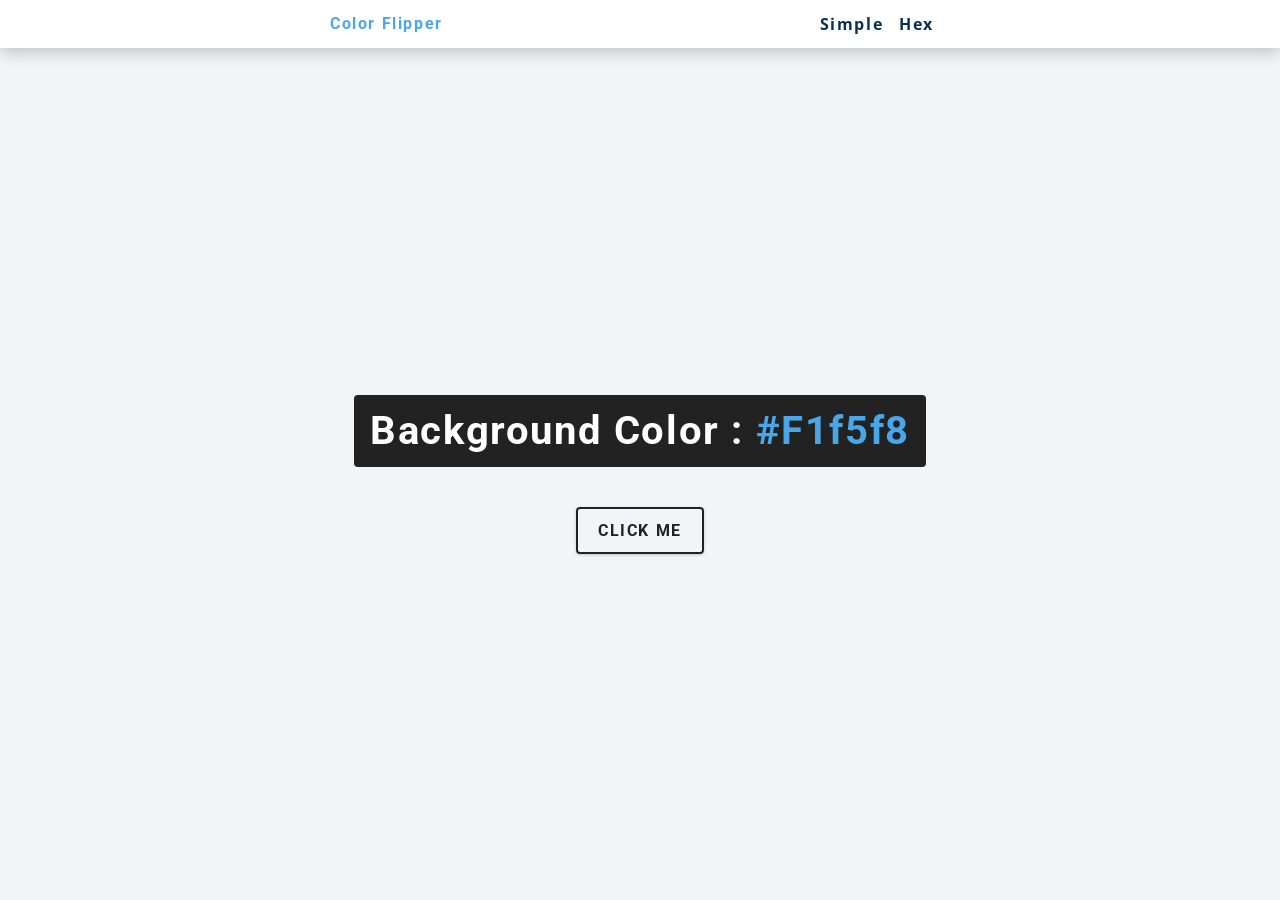
<file: 01-color-flipper/final/index.html>
<!DOCTYPE html>
<html lang="en">
  <head>
    <meta charset="UTF-8" />
    <meta name="viewport" content="width=device-width, initial-scale=1.0" />
    <title>Color Flipper || Simple</title>

    <!-- styles -->
    <link rel="stylesheet" href="styles.css" />
  </head>
  <body>
    <nav>
      <div class="nav-center">
        <h4>color flipper</h4>
        <ul class="nav-links">
          <li><a href="index.html">simple</a></li>
          <li><a href="hex.html">hex</a></li>
        </ul>
      </div>
    </nav>
    <main>
      <div class="container">
        <h2>background color : <span class="color">#f1f5f8</span></h2>
        <button class="btn btn-hero" id="btn">click me</button>
      </div>
    </main>
    <!-- javascript -->
    <script src="app.js"></script>
  </body>
</html>
</file>
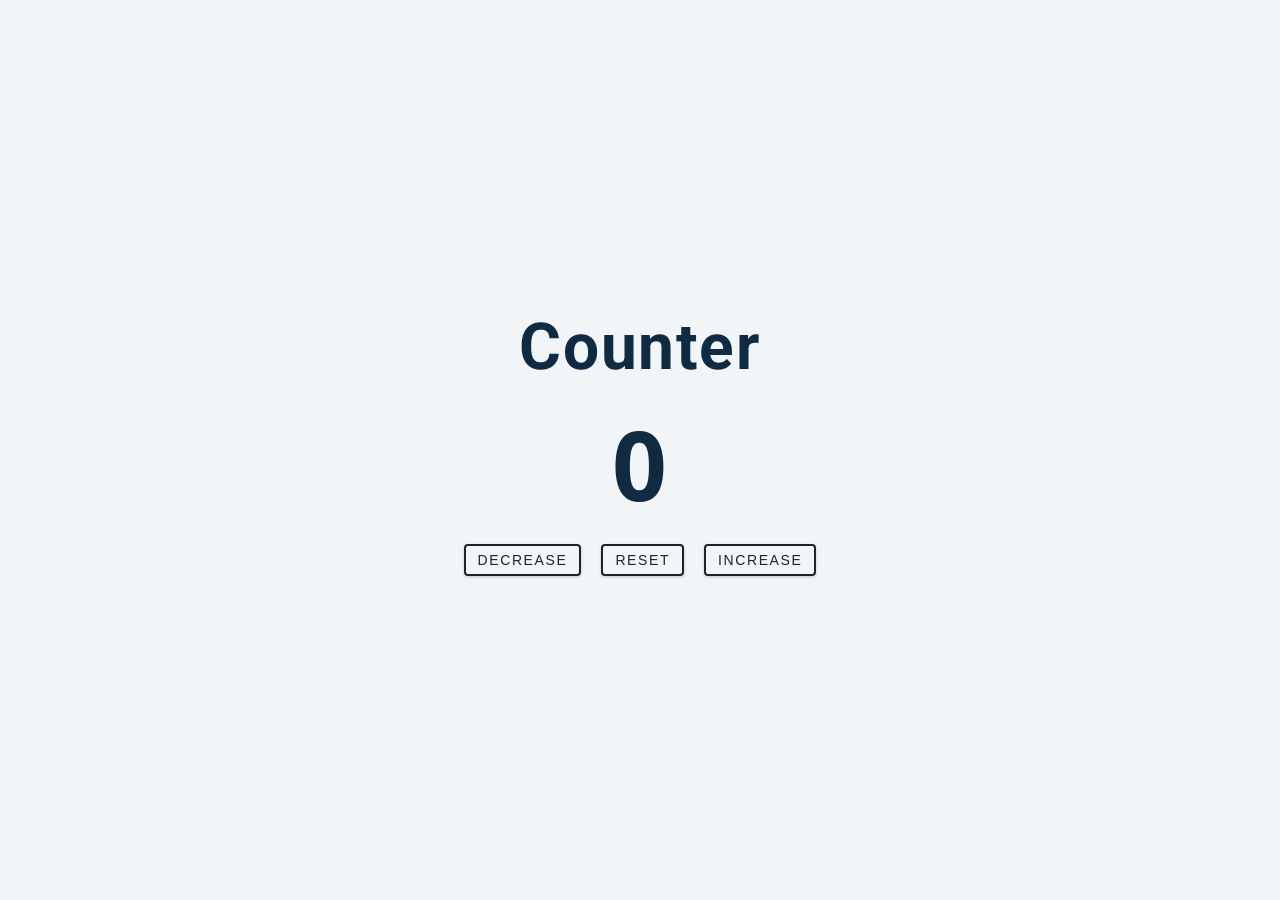
<file: 02-counter/final/index.html>
<!DOCTYPE html>
<html lang="en">
  <head>
    <meta charset="UTF-8" />
    <meta name="viewport" content="width=device-width, initial-scale=1.0" />
    <title>Counter</title>

    <!-- styles -->
    <link rel="stylesheet" href="styles.css" />
  </head>
  <body>
    <main>
      <div class="container">
        <h1>counter</h1>
        <span id="value">0</span>
        <div class="button-container">
          <button class="btn decrease">decrease</button>
          <button class="btn reset">reset</button>
          <button class="btn increase">increase</button>
        </div>
      </div>
    </main>
    <!-- javascript -->
    <script src="app.js"></script>
  </body>
</html>
</file>
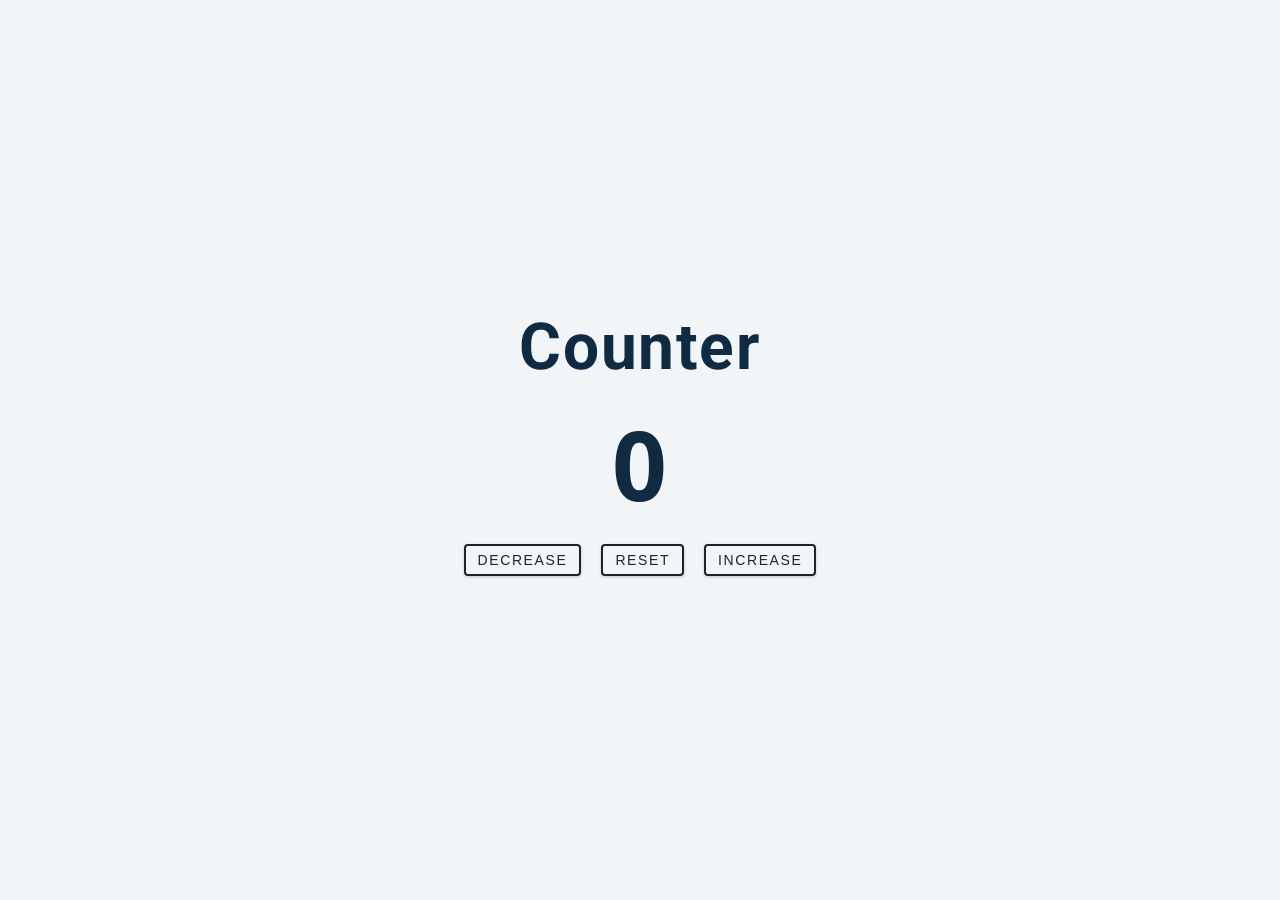
<file: 02-counter/setup/index.html>
<!DOCTYPE html>
<html lang="en">
  <head>
    <meta charset="UTF-8" />
    <meta name="viewport" content="width=device-width, initial-scale=1.0" />
    <title>Counter</title>

    <!-- styles -->
    <link rel="stylesheet" href="styles.css" />
  </head>
  <body>
    <main>
      <div class="container">
        <h1>counter</h1>
        <span id="value">0</span>
        <div class="button-container">
          <button class="btn decrease">decrease</button>
          <button class="btn reset">reset</button>
          <button class="btn increase">increase</button>
        </div>
      </div>
    </main>
    <!-- javascript -->
    <script src="app.js"></script>
  </body>
</html>
</file>
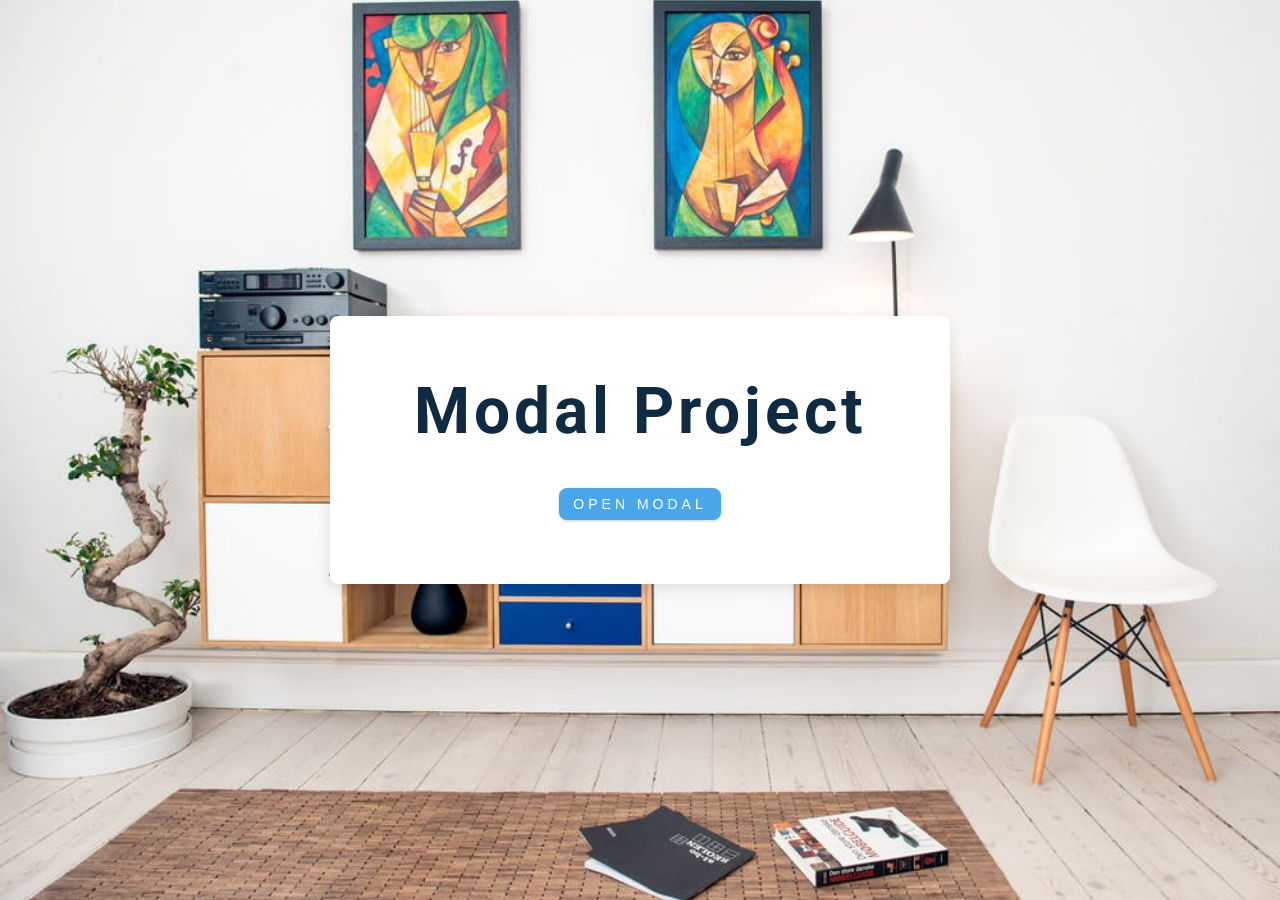
<file: 06-modal/final/index.html>
<!DOCTYPE html>
<html lang="en">
  <head>
    <meta charset="UTF-8" />
    <meta name="viewport" content="width=device-width, initial-scale=1.0" />
    <title>Modal</title>
    <!-- font-awesome -->
    <link
      rel="stylesheet"
      href="https://cdnjs.cloudflare.com/ajax/libs/font-awesome/5.14.0/css/all.min.css"
    />
    <!-- styles -->
    <link rel="stylesheet" href="styles.css" />
  </head>
  <body>
    <!-- hero -->
    <header class="hero">
      <div class="banner">
        <h1>modal project</h1>
        <button class="btn modal-btn">
          open modal
        </button>
      </div>
    </header>
    <!-- modal -->
    <div class="modal-overlay">
      <div class="modal-container">
        <h3>modal content</h3>
        <button class="close-btn"><i class="fas fa-times"></i></button>
      </div>
    </div>
    <!-- javascript -->
    <script src="app.js"></script>
  </body>
</html>
</file>
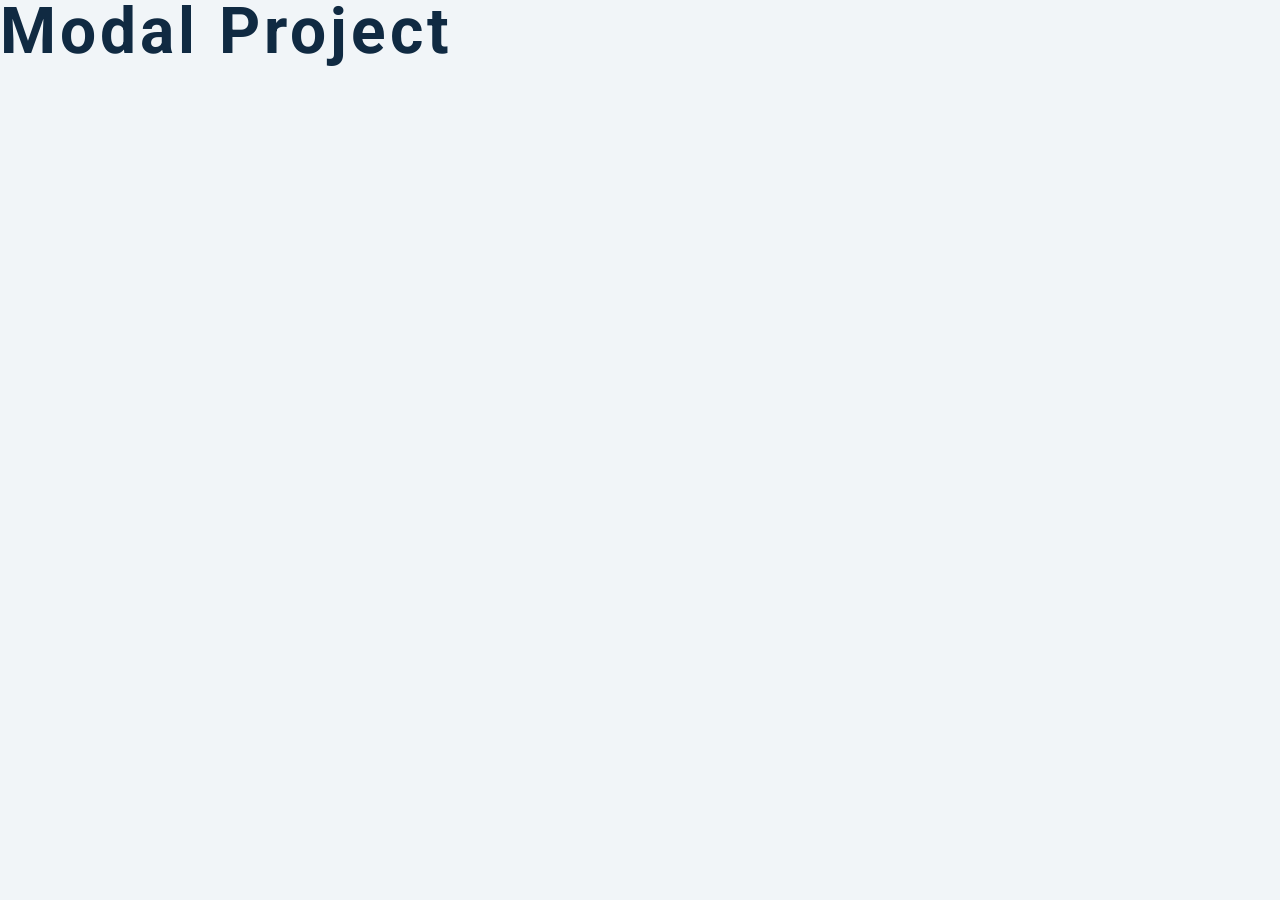
<file: 06-modal/setup/index.html>
<!DOCTYPE html>
<html lang="en">
  <head>
    <meta charset="UTF-8" />
    <meta name="viewport" content="width=device-width, initial-scale=1.0" />
    <title>Modal</title>
    <!-- font-awesome -->
    <link
      rel="stylesheet"
      href="https://cdnjs.cloudflare.com/ajax/libs/font-awesome/5.14.0/css/all.min.css"
    />
    <!-- styles -->
    <link rel="stylesheet" href="styles.css" />
  </head>
  <body>
    <h1>modal project</h1>
    <!-- javascript -->
    <script src="app.js"></script>
  </body>
</html>
</file>
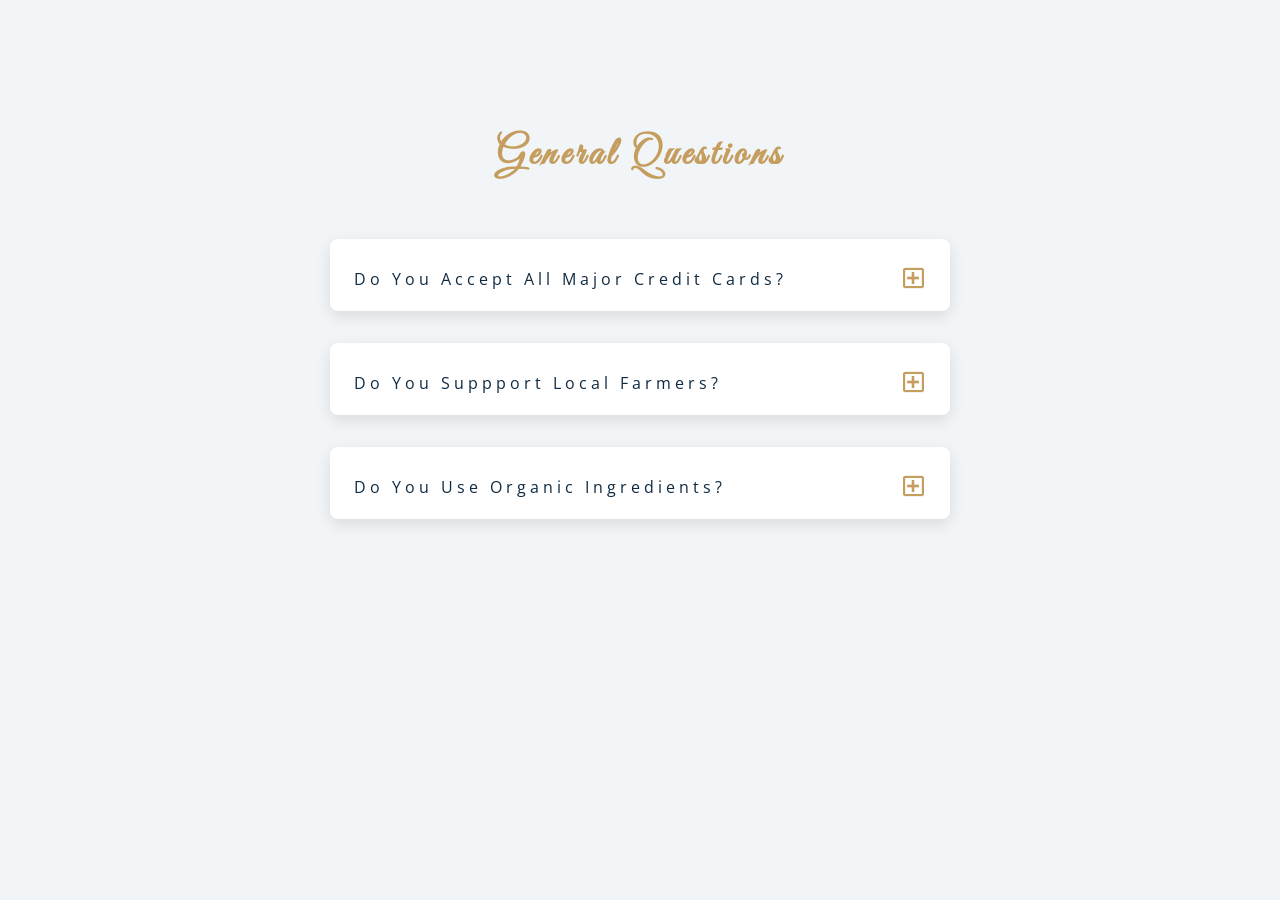
<file: 07-questions/final/index.html>
<!DOCTYPE html>
<html lang="en">
  <head>
    <meta charset="UTF-8" />
    <meta name="viewport" content="width=device-width, initial-scale=1.0" />
    <title>Q & A</title>
    <!-- font-awesome -->
    <link rel="stylesheet" href="https://cdnjs.cloudflare.com/ajax/libs/font-awesome/5.14.0/css/all.min.css" />
    <!-- extra fonts -->
    <link
      href="https://fonts.googleapis.com/css?family=Great+Vibes&display=swap"
      rel="stylesheet"
    />
    <!-- styles -->
    <link rel="stylesheet" href="styles.css" />
  </head>
  <body>
      <section class="questions">
        <!-- title -->
        <div class="title">
          <h2>general questions</h2>
        </div>
        <!-- questions -->
        <div class="section-center">
          <!-- single question -->
          <article class="question">
            <!-- question title -->
            <div class="question-title">
              <p>do you accept all major credit cards?</p>
              <button type="button" class="question-btn">
                <span class="plus-icon">
                  <i class="far fa-plus-square"></i>
                </span>
                <span class="minus-icon">
                  <i class="far fa-minus-square"></i>
                </span>
              </button>
            </div>
            <!-- question text -->
            <div class="question-text">
              <p>
                Lorem ipsum dolor sit amet, consectetur adipisicing elit. Est
                dolore illo dolores quia nemo doloribus quaerat, magni numquam
                repellat reprehenderit.
              </p>
            </div>
          </article>
          <!-- end of single question -->
          <!-- single question -->
          <article class="question">
            <!-- question title -->
            <div class="question-title">
              <p>do you suppport local farmers?</p>
              <button type="button" class="question-btn">
                <span class="plus-icon">
                  <i class="far fa-plus-square"></i>
                </span>
                <span class="minus-icon">
                  <i class="far fa-minus-square"></i>
                </span>
              </button>
            </div>
            <!-- question text -->
            <div class="question-text">
              <p>
                Lorem ipsum dolor sit amet, consectetur adipisicing elit. Est
                dolore illo dolores quia nemo doloribus quaerat, magni numquam
                repellat reprehenderit.
              </p>
            </div>
          </article>
          <!-- end of single question -->
          <!-- single question -->
          <article class="question">
            <!-- question title -->
            <div class="question-title">
              <p>do you use organic ingredients?</p>
              <!-- button -->
              <button type="button" class="question-btn">
                <span class="plus-icon">
                  <i class="far fa-plus-square"></i>
                </span>
                <span class="minus-icon">
                  <i class="far fa-minus-square"></i>
                </span>
              </button>
            </div>
            <!-- question text -->
            <div class="question-text">
              <p>
                Lorem ipsum dolor sit amet, consectetur adipisicing elit. Est
                dolore illo dolores quia nemo doloribus quaerat, magni numquam
                repellat reprehenderit.
              </p>
            </div>
          </article>
          <!-- end of single question -->
      </section>
    </main>
    <!-- javascript -->
    <script src="app.js"></script>
  </body>
</html>
</file>
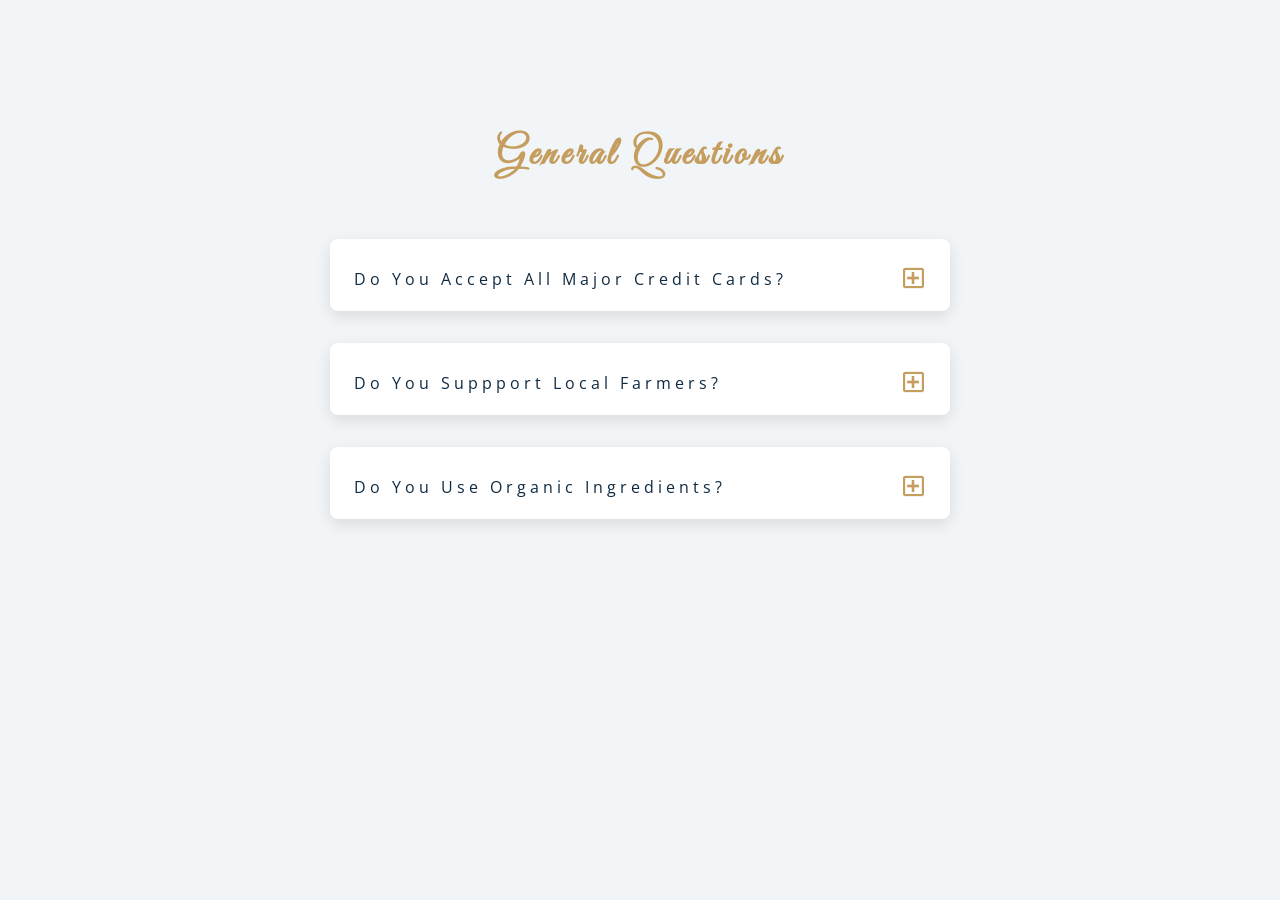
<file: 07-questions/setup/index.html>
<!DOCTYPE html>
<html lang="en">
  <head>
    <meta charset="UTF-8" />
    <meta name="viewport" content="width=device-width, initial-scale=1.0" />
    <title>Q & A</title>
    <!-- font-awesome -->
    <link rel="stylesheet" href="https://cdnjs.cloudflare.com/ajax/libs/font-awesome/5.14.0/css/all.min.css" />
    <!-- extra fonts -->
    <link
      href="https://fonts.googleapis.com/css?family=Great+Vibes&display=swap"
      rel="stylesheet"
    />
    <!-- styles -->
    <link rel="stylesheet" href="styles.css" />
  </head>
  <body>
      <section class="questions">
        <!-- title -->
        <div class="title">
          <h2>general questions</h2>
        </div>
        <!-- questions -->
        <div class="section-center">
          <!-- single question -->
          <article class="question">
            <!-- question title -->
            <div class="question-title">
              <p>do you accept all major credit cards?</p>
              <button type="button" class="question-btn">
                <span class="plus-icon">
                  <i class="far fa-plus-square"></i>
                </span>
                <span class="minus-icon">
                  <i class="far fa-minus-square"></i>
                </span>
              </button>
            </div>
            <!-- question text -->
            <div class="question-text">
              <p>
                Lorem ipsum dolor sit amet, consectetur adipisicing elit. Est
                dolore illo dolores quia nemo doloribus quaerat, magni numquam
                repellat reprehenderit.(1).
              </p>
            </div>
          </article>
          <!-- end of single question -->
          <!-- single question -->
          <article class="question">
            <!-- question title -->
            <div class="question-title">
              <p>do you suppport local farmers?</p>
              <button type="button" class="question-btn">
                <span class="plus-icon">
                  <i class="far fa-plus-square"></i>
                </span>
                <span class="minus-icon">
                  <i class="far fa-minus-square"></i>
                </span>
              </button>
            </div>
            <!-- question text -->
            <div class="question-text">
              <p>
                Lorem ipsum dolor sit amet, consectetur adipisicing elit. Est
                dolore illo dolores quia nemo doloribus quaerat, magni numquam
                repellat reprehenderit.(2).
              </p>
            </div>
          </article>
          <!-- end of single question -->
          <!-- single question -->
          <article class="question">
            <!-- question title -->
            <div class="question-title">
              <p>do you use organic ingredients?</p>
              <!-- button -->
              <button type="button" class="question-btn">
                <span class="plus-icon">
                  <i class="far fa-plus-square"></i>
                </span>
                <span class="minus-icon">
                  <i class="far fa-minus-square"></i>
                </span>
              </button>
            </div>
            <!-- question text -->
            <div class="question-text">
              <p>
                Lorem ipsum dolor sit amet, consectetur adipisicing elit. Est
                dolore illo dolores quia nemo doloribus quaerat, magni numquam
                repellat reprehenderit.(3).
              </p>
            </div>
          </article>
          <!-- end of single question -->
      </section>
    </main>
    <!-- javascript -->
    <script src="app.js"></script>
  </body>
</html>
</file>
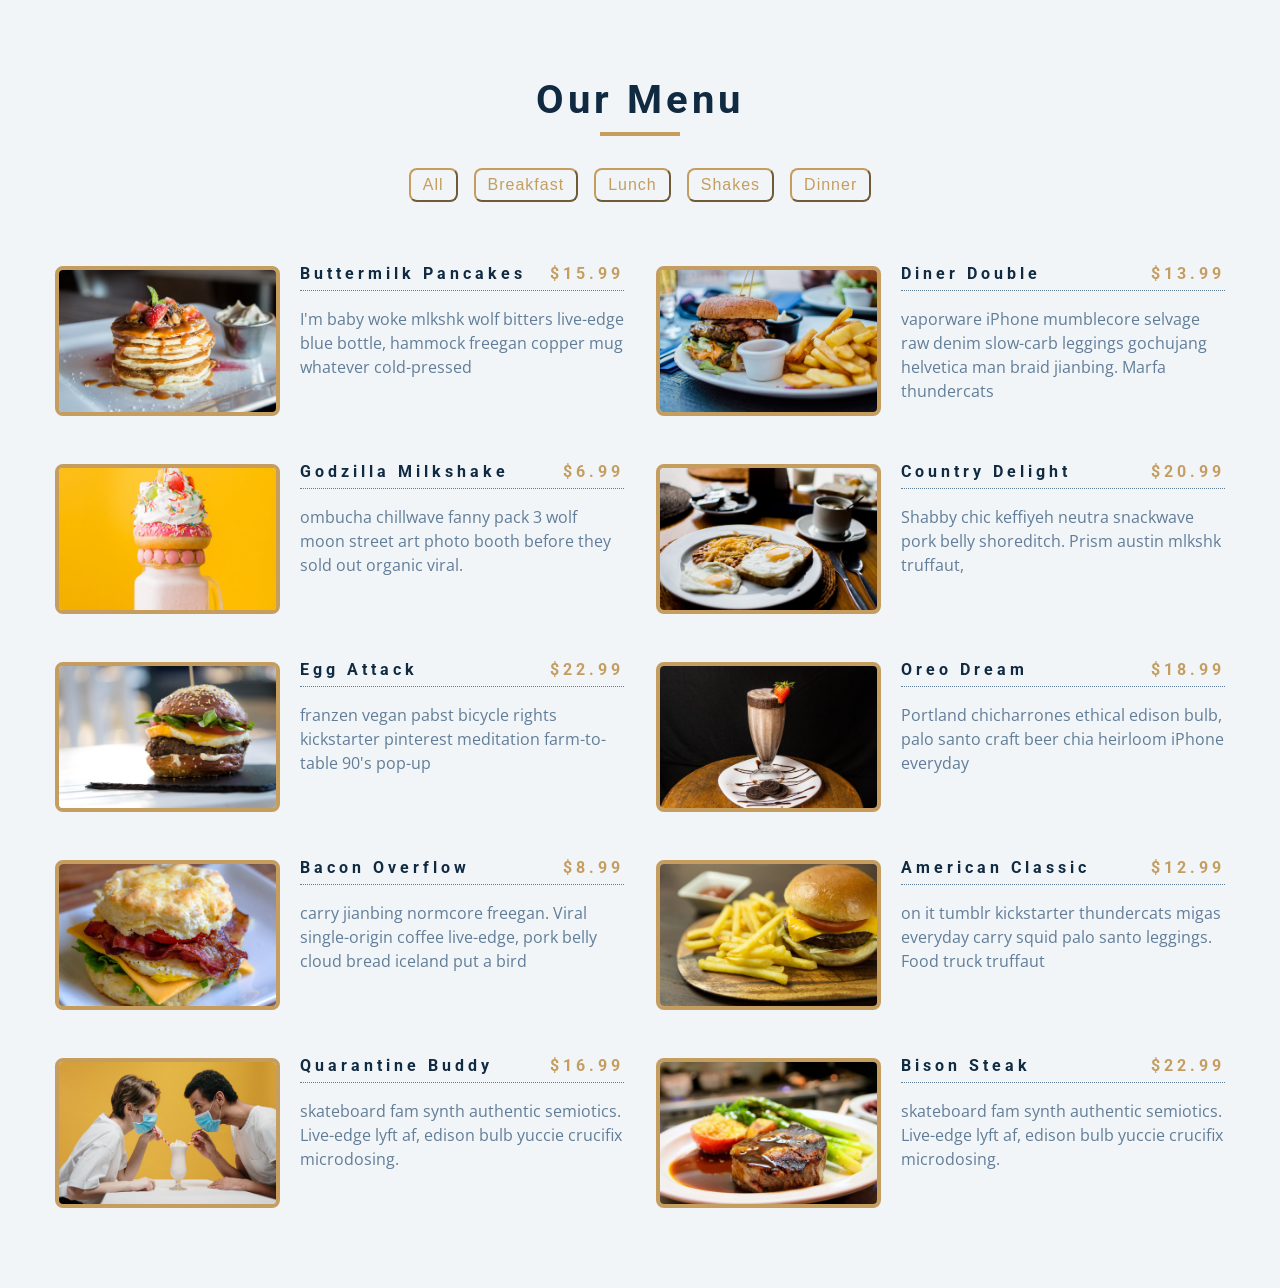
<file: 08-menu/final/index.html>
<!DOCTYPE html>
<html lang="en">
  <head>
    <meta charset="UTF-8" />
    <meta name="viewport" content="width=device-width, initial-scale=1.0" />
    <title>Menu</title>
    <!-- font-awesome -->
    <link
      rel="stylesheet"
      href="https://cdnjs.cloudflare.com/ajax/libs/font-awesome/5.14.0/css/all.min.css"
    />
    <!-- styles -->
    <link rel="stylesheet" href="styles.css" />
  </head>
  <body>
    <section class="menu">
      <!-- title -->
      <div class="title">
        <h2>our menu</h2>
        <div class="underline"></div>
      </div>
      <!-- filter buttons -->
      <div class="btn-container">
        <!-- <button type="button" class="filter-btn" data-id="all">all</button>
        <button type="button" class="filter-btn" data-id="breakfast">
          breakfast
        </button>
        <button type="button" class="filter-btn" data-id="lunch">lunch</button>
        <button type="button" class="filter-btn" data-id="shakes">
          shakes
        </button> -->
      </div>
      <!-- menu items -->
      <div class="section-center">
        <!-- single item -->
        <article class="menu-item">
          <img src="./menu-item.jpeg" alt="menu item" class="photo" />
          <div class="item-info">
            <header>
              <h4>buttermilk pancakes</h4>
              <h4 class="price">$15</h4>
            </header>
            <p class="item-text">
              Lorem ipsum dolor sit amet consectetur adipisicing elit.
              Repudiandae, sint quam. Et reprehenderit fugiat nesciunt inventore
              laboriosam excepturi! Quo, officia.
            </p>
          </div>
        </article>
        <!-- end of single item -->
        <!-- single item -->
        <article class="menu-item">
          <img src="./menu-item.jpeg" alt="menu item" class="photo" />
          <div class="item-info">
            <header>
              <h4>buttermilk pancakes</h4>
              <h4 class="price">$15</h4>
            </header>
            <p class="item-text">
              Lorem ipsum dolor sit amet consectetur adipisicing elit.
              Repudiandae, sint quam. Et reprehenderit fugiat nesciunt inventore
              laboriosam excepturi! Quo, officia.
            </p>
          </div>
        </article>
        <!-- end of single item -->
        <!-- single item -->
        <article class="menu-item">
          <img src="./menu-item.jpeg" alt="menu item" class="photo" />
          <div class="item-info">
            <header>
              <h4>buttermilk pancakes</h4>
              <h4 class="price">$15</h4>
            </header>
            <p class="item-text">
              Lorem ipsum dolor sit amet consectetur adipisicing elit.
              Repudiandae, sint quam. Et reprehenderit fugiat nesciunt inventore
              laboriosam excepturi! Quo, officia.
            </p>
          </div>
        </article>
        <!-- end of single item -->
      </div>
    </section>
    <!-- javascript -->
    <script src="app.js"></script>
  </body>
</html>
</file>
<file: 01-color-flipper/final/styles.css>
/*
=============== 
Fonts
===============
*/
@import url("https://fonts.googleapis.com/css?family=Open+Sans|Roboto:400,700&display=swap");

/*
=============== 
Variables
===============
*/

:root {
  /* dark shades of primary color*/
  --clr-primary-1: hsl(205, 86%, 17%);
  --clr-primary-2: hsl(205, 77%, 27%);
  --clr-primary-3: hsl(205, 72%, 37%);
  --clr-primary-4: hsl(205, 63%, 48%);
  /* primary/main color */
  --clr-primary-5: hsl(205, 78%, 60%);
  /* lighter shades of primary color */
  --clr-primary-6: hsl(205, 89%, 70%);
  --clr-primary-7: hsl(205, 90%, 76%);
  --clr-primary-8: hsl(205, 86%, 81%);
  --clr-primary-9: hsl(205, 90%, 88%);
  --clr-primary-10: hsl(205, 100%, 96%);
  /* darkest grey - used for headings */
  --clr-grey-1: hsl(209, 61%, 16%);
  --clr-grey-2: hsl(211, 39%, 23%);
  --clr-grey-3: hsl(209, 34%, 30%);
  --clr-grey-4: hsl(209, 28%, 39%);
  /* grey used for paragraphs */
  --clr-grey-5: hsl(210, 22%, 49%);
  --clr-grey-6: hsl(209, 23%, 60%);
  --clr-grey-7: hsl(211, 27%, 70%);
  --clr-grey-8: hsl(210, 31%, 80%);
  --clr-grey-9: hsl(212, 33%, 89%);
  --clr-grey-10: hsl(210, 36%, 96%);
  --clr-white: #fff;
  --clr-red-dark: hsl(360, 67%, 44%);
  --clr-red-light: hsl(360, 71%, 66%);
  --clr-green-dark: hsl(125, 67%, 44%);
  --clr-green-light: hsl(125, 71%, 66%);
  --clr-black: #222;
  --ff-primary: "Roboto", sans-serif;
  --ff-secondary: "Open Sans", sans-serif;
  --transition: all 0.3s linear;
  --spacing: 0.1rem;
  --radius: 0.25rem;
  --light-shadow: 0 5px 15px rgba(0, 0, 0, 0.1);
  --dark-shadow: 0 5px 15px rgba(0, 0, 0, 0.2);
  --max-width: 1170px;
  --fixed-width: 620px;
}
/*
=============== 
Global Styles
===============
*/

*,
::after,
::before {
  margin: 0;
  padding: 0;
  box-sizing: border-box;
}
body {
  font-family: var(--ff-secondary);
  background: var(--clr-grey-10);
  color: var(--clr-grey-1);
  line-height: 1.5;
  font-size: 0.875rem;
}
ul {
  list-style-type: none;
}
a {
  text-decoration: none;
}
h1,
h2,
h3,
h4 {
  letter-spacing: var(--spacing);
  text-transform: capitalize;
  line-height: 1.25;
  margin-bottom: 0.75rem;
  font-family: var(--ff-primary);
}
h1 {
  font-size: 3rem;
}
h2 {
  font-size: 2rem;
}
h3 {
  font-size: 1.25rem;
}
h4 {
  font-size: 0.875rem;
}
p {
  margin-bottom: 1.25rem;
  color: var(--clr-grey-5);
}
@media screen and (min-width: 800px) {
  h1 {
    font-size: 4rem;
  }
  h2 {
    font-size: 2.5rem;
  }
  h3 {
    font-size: 1.75rem;
  }
  h4 {
    font-size: 1rem;
  }
  body {
    font-size: 1rem;
  }
  h1,
  h2,
  h3,
  h4 {
    line-height: 1;
  }
}
/*  global classes */

/* section */
.section {
  padding: 5rem 0;
}

.section-center {
  width: 90vw;
  margin: 0 auto;
  max-width: 1170px;
}
@media screen and (min-width: 992px) {
  .section-center {
    width: 95vw;
  }
}
main {
  min-height: 100vh;
  display: grid;
  place-items: center;
}

/*
=============== 
Nav
===============
*/
nav {
  background: var(--clr-white);
  height: 3rem;
  display: grid;
  align-items: center;
  box-shadow: var(--dark-shadow);
}
.nav-center {
  width: 90vw;
  max-width: var(--fixed-width);
  margin: 0 auto;
  display: flex;
  align-items: center;
  justify-content: space-between;
}
.nav-center h4 {
  margin-bottom: 0;
  color: var(--clr-primary-5);
}
.nav-links {
  display: flex;
}
nav a {
  text-transform: capitalize;
  font-weight: 700;
  font-size: 1rem;
  color: var(--clr-primary-1);
  letter-spacing: var(--spacing);
  margin-right: 1rem;
}
nav a:hover {
  color: var(--clr-primary-5);
}
/*
=============== 
Container
===============
*/
main {
  min-height: calc(100vh - 3rem);
  display: grid;
  place-items: center;
}
.container {
  text-align: center;
}
.container h2 {
  background: var(--clr-black);
  color: var(--clr-white);
  padding: 1rem;
  border-radius: var(--radius);
  margin-bottom: 2.5rem;
}
.color {
  color: var(--clr-primary-5);
}
.btn-hero {
  font-family: var(--ff-primary);
  text-transform: uppercase;
  background: transparent;
  color: var(--clr-black);
  letter-spacing: var(--spacing);
  display: inline-block;
  font-weight: 700;
  transition: var(--transition);
  border: 2px solid var(--clr-black);
  cursor: pointer;
  box-shadow: 0 1px 3px rgba(0, 0, 0, 0.2);
  border-radius: var(--radius);
  font-size: 1rem;
  padding: 0.75rem 1.25rem;
}
.btn-hero:hover {
  color: var(--clr-white);
  background: var(--clr-black);
}
</file>
<file: 02-counter/final/styles.css>
/*
=============== 
Fonts
===============
*/
@import url("https://fonts.googleapis.com/css?family=Open+Sans|Roboto:400,700&display=swap");

/*
=============== 
Variables
===============
*/

:root {
  /* dark shades of primary color*/
  --clr-primary-1: hsl(205, 86%, 17%);
  --clr-primary-2: hsl(205, 77%, 27%);
  --clr-primary-3: hsl(205, 72%, 37%);
  --clr-primary-4: hsl(205, 63%, 48%);
  /* primary/main color */
  --clr-primary-5: hsl(205, 78%, 60%);
  /* lighter shades of primary color */
  --clr-primary-6: hsl(205, 89%, 70%);
  --clr-primary-7: hsl(205, 90%, 76%);
  --clr-primary-8: hsl(205, 86%, 81%);
  --clr-primary-9: hsl(205, 90%, 88%);
  --clr-primary-10: hsl(205, 100%, 96%);
  /* darkest grey - used for headings */
  --clr-grey-1: hsl(209, 61%, 16%);
  --clr-grey-2: hsl(211, 39%, 23%);
  --clr-grey-3: hsl(209, 34%, 30%);
  --clr-grey-4: hsl(209, 28%, 39%);
  /* grey used for paragraphs */
  --clr-grey-5: hsl(210, 22%, 49%);
  --clr-grey-6: hsl(209, 23%, 60%);
  --clr-grey-7: hsl(211, 27%, 70%);
  --clr-grey-8: hsl(210, 31%, 80%);
  --clr-grey-9: hsl(212, 33%, 89%);
  --clr-grey-10: hsl(210, 36%, 96%);
  --clr-white: #fff;
  --clr-red-dark: hsl(360, 67%, 44%);
  --clr-red-light: hsl(360, 71%, 66%);
  --clr-green-dark: hsl(125, 67%, 44%);
  --clr-green-light: hsl(125, 71%, 66%);
  --clr-black: #222;
  --ff-primary: "Roboto", sans-serif;
  --ff-secondary: "Open Sans", sans-serif;
  --transition: all 0.3s linear;
  --spacing: 0.1rem;
  --radius: 0.25rem;
  --light-shadow: 0 5px 15px rgba(0, 0, 0, 0.1);
  --dark-shadow: 0 5px 15px rgba(0, 0, 0, 0.2);
  --max-width: 1170px;
  --fixed-width: 620px;
}
/*
=============== 
Global Styles
===============
*/

*,
::after,
::before {
  margin: 0;
  padding: 0;
  box-sizing: border-box;
}
body {
  font-family: var(--ff-secondary);
  background: var(--clr-grey-10);
  color: var(--clr-grey-1);
  line-height: 1.5;
  font-size: 0.875rem;
}
ul {
  list-style-type: none;
}
a {
  text-decoration: none;
}
h1,
h2,
h3,
h4 {
  letter-spacing: var(--spacing);
  text-transform: capitalize;
  line-height: 1.25;
  margin-bottom: 0.75rem;
  font-family: var(--ff-primary);
}
h1 {
  font-size: 3rem;
}
h2 {
  font-size: 2rem;
}
h3 {
  font-size: 1.25rem;
}
h4 {
  font-size: 0.875rem;
}
p {
  margin-bottom: 1.25rem;
  color: var(--clr-grey-5);
}
@media screen and (min-width: 800px) {
  h1 {
    font-size: 4rem;
  }
  h2 {
    font-size: 2.5rem;
  }
  h3 {
    font-size: 1.75rem;
  }
  h4 {
    font-size: 1rem;
  }
  body {
    font-size: 1rem;
  }
  h1,
  h2,
  h3,
  h4 {
    line-height: 1;
  }
}
/*  global classes */

/* section */
.section {
  padding: 5rem 0;
}

.section-center {
  width: 90vw;
  margin: 0 auto;
  max-width: 1170px;
}
@media screen and (min-width: 992px) {
  .section-center {
    width: 95vw;
  }
}
main {
  min-height: 100vh;
  display: grid;
  place-items: center;
}

/*
=============== 
Counter
===============
*/

main {
  min-height: 100vh;
  display: grid;
  place-items: center;
}
.container {
  text-align: center;
}
#value {
  font-size: 6rem;
  font-weight: bold;
}
.btn {
  text-transform: uppercase;
  background: transparent;
  color: var(--clr-black);
  padding: 0.375rem 0.75rem;
  letter-spacing: var(--spacing);
  display: inline-block;
  transition: var(--transition);
  font-size: 0.875rem;
  border: 2px solid var(--clr-black);
  cursor: pointer;
  box-shadow: 0 1px 3px rgba(0, 0, 0, 0.2);
  border-radius: var(--radius);
  margin: 0.5rem;
}
.btn:hover {
  color: var(--clr-white);
  background: var(--clr-black);
}
</file>
<file: 02-counter/setup/styles.css>
/*
=============== 
Fonts
===============
*/
@import url("https://fonts.googleapis.com/css?family=Open+Sans|Roboto:400,700&display=swap");

/*
=============== 
Variables
===============
*/

:root {
  /* dark shades of primary color*/
  --clr-primary-1: hsl(205, 86%, 17%);
  --clr-primary-2: hsl(205, 77%, 27%);
  --clr-primary-3: hsl(205, 72%, 37%);
  --clr-primary-4: hsl(205, 63%, 48%);
  /* primary/main color */
  --clr-primary-5: hsl(205, 78%, 60%);
  /* lighter shades of primary color */
  --clr-primary-6: hsl(205, 89%, 70%);
  --clr-primary-7: hsl(205, 90%, 76%);
  --clr-primary-8: hsl(205, 86%, 81%);
  --clr-primary-9: hsl(205, 90%, 88%);
  --clr-primary-10: hsl(205, 100%, 96%);
  /* darkest grey - used for headings */
  --clr-grey-1: hsl(209, 61%, 16%);
  --clr-grey-2: hsl(211, 39%, 23%);
  --clr-grey-3: hsl(209, 34%, 30%);
  --clr-grey-4: hsl(209, 28%, 39%);
  /* grey used for paragraphs */
  --clr-grey-5: hsl(210, 22%, 49%);
  --clr-grey-6: hsl(209, 23%, 60%);
  --clr-grey-7: hsl(211, 27%, 70%);
  --clr-grey-8: hsl(210, 31%, 80%);
  --clr-grey-9: hsl(212, 33%, 89%);
  --clr-grey-10: hsl(210, 36%, 96%);
  --clr-white: #fff;
  --clr-red-dark: hsl(360, 67%, 44%);
  --clr-red-light: hsl(360, 71%, 66%);
  --clr-green-dark: hsl(125, 67%, 44%);
  --clr-green-light: hsl(125, 71%, 66%);
  --clr-black: #222;
  --ff-primary: "Roboto", sans-serif;
  --ff-secondary: "Open Sans", sans-serif;
  --transition: all 0.3s linear;
  --spacing: 0.1rem;
  --radius: 0.25rem;
  --light-shadow: 0 5px 15px rgba(0, 0, 0, 0.1);
  --dark-shadow: 0 5px 15px rgba(0, 0, 0, 0.2);
  --max-width: 1170px;
  --fixed-width: 620px;
}
/*
=============== 
Global Styles
===============
*/

*,
::after,
::before {
  margin: 0;
  padding: 0;
  box-sizing: border-box;
}
body {
  font-family: var(--ff-secondary);
  background: var(--clr-grey-10);
  color: var(--clr-grey-1);
  line-height: 1.5;
  font-size: 0.875rem;
}
ul {
  list-style-type: none;
}
a {
  text-decoration: none;
}
h1,
h2,
h3,
h4 {
  letter-spacing: var(--spacing);
  text-transform: capitalize;
  line-height: 1.25;
  margin-bottom: 0.75rem;
  font-family: var(--ff-primary);
}
h1 {
  font-size: 3rem;
}
h2 {
  font-size: 2rem;
}
h3 {
  font-size: 1.25rem;
}
h4 {
  font-size: 0.875rem;
}
p {
  margin-bottom: 1.25rem;
  color: var(--clr-grey-5);
}
@media screen and (min-width: 800px) {
  h1 {
    font-size: 4rem;
  }
  h2 {
    font-size: 2.5rem;
  }
  h3 {
    font-size: 1.75rem;
  }
  h4 {
    font-size: 1rem;
  }
  body {
    font-size: 1rem;
  }
  h1,
  h2,
  h3,
  h4 {
    line-height: 1;
  }
}
/*  global classes */

/* section */
.section {
  padding: 5rem 0;
}

.section-center {
  width: 90vw;
  margin: 0 auto;
  max-width: 1170px;
}
@media screen and (min-width: 992px) {
  .section-center {
    width: 95vw;
  }
}
main {
  min-height: 100vh;
  display: grid;
  place-items: center;
}

/*
=============== 
Counter
===============
*/

main {
  min-height: 100vh;
  display: grid;
  place-items: center;
}
.container {
  text-align: center;
}
#value {
  font-size: 6rem;
  font-weight: bold;
}
.btn {
  text-transform: uppercase;
  background: transparent;
  color: var(--clr-black);
  padding: 0.375rem 0.75rem;
  letter-spacing: var(--spacing);
  display: inline-block;
  transition: var(--transition);
  font-size: 0.875rem;
  border: 2px solid var(--clr-black);
  cursor: pointer;
  box-shadow: 0 1px 3px rgba(0, 0, 0, 0.2);
  border-radius: var(--radius);
  margin: 0.5rem;
}
.btn:hover {
  color: var(--clr-white);
  background: var(--clr-black);
}
</file>
<file: 06-modal/final/styles.css>
/*
=============== 
Fonts
===============
*/
@import url("https://fonts.googleapis.com/css?family=Open+Sans|Roboto:400,700&display=swap");

/*
=============== 
Variables
===============
*/

:root {
  /* dark shades of primary color*/
  --clr-primary-1: hsl(205, 86%, 17%);
  --clr-primary-2: hsl(205, 77%, 27%);
  --clr-primary-3: hsl(205, 72%, 37%);
  --clr-primary-4: hsl(205, 63%, 48%);
  /* primary/main color */
  --clr-primary-5: #49a6e9;
  /* --clr-primary-5: rgb(73, 166, 233); */
  /* lighter shades of primary color */
  --clr-primary-6: hsl(205, 89%, 70%);
  --clr-primary-7: hsl(205, 90%, 76%);
  --clr-primary-8: hsl(205, 86%, 81%);
  --clr-primary-9: hsl(205, 90%, 88%);
  --clr-primary-10: hsl(205, 100%, 96%);
  /* darkest grey - used for headings */
  --clr-grey-1: hsl(209, 61%, 16%);
  --clr-grey-2: hsl(211, 39%, 23%);
  --clr-grey-3: hsl(209, 34%, 30%);
  --clr-grey-4: hsl(209, 28%, 39%);
  /* grey used for paragraphs */
  --clr-grey-5: hsl(210, 22%, 49%);
  --clr-grey-6: hsl(209, 23%, 60%);
  --clr-grey-7: hsl(211, 27%, 70%);
  --clr-grey-8: hsl(210, 31%, 80%);
  --clr-grey-9: hsl(212, 33%, 89%);
  --clr-grey-10: hsl(210, 36%, 96%);
  --clr-white: #fff;
  --clr-red-dark: hsl(360, 67%, 44%);
  --clr-red-light: hsl(360, 71%, 66%);
  --clr-green-dark: hsl(125, 67%, 44%);
  --clr-green-light: hsl(125, 71%, 66%);
  --clr-black: #222;
  --ff-primary: "Roboto", sans-serif;
  --ff-secondary: "Open Sans", sans-serif;
  --transition: all 0.3s linear;
  --spacing: 0.25rem;
  --radius: 0.5rem;
  --light-shadow: 0 5px 15px rgba(0, 0, 0, 0.1);
  --dark-shadow: 0 5px 15px rgba(0, 0, 0, 0.2);
  --max-width: 1170px;
  --fixed-width: 620px;
}
/*
=============== 
Global Styles
===============
*/

*,
::after,
::before {
  margin: 0;
  padding: 0;
  box-sizing: border-box;
}
body {
  font-family: var(--ff-secondary);
  background: var(--clr-grey-10);
  color: var(--clr-grey-1);
  line-height: 1.5;
  font-size: 0.875rem;
}
ul {
  list-style-type: none;
}
a {
  text-decoration: none;
}
img:not(.logo) {
  width: 100%;
}
img {
  display: block;
}

h1,
h2,
h3,
h4 {
  letter-spacing: var(--spacing);
  text-transform: capitalize;
  line-height: 1.25;
  margin-bottom: 0.75rem;
  font-family: var(--ff-primary);
}
h1 {
  font-size: 3rem;
}
h2 {
  font-size: 2rem;
}
h3 {
  font-size: 1.25rem;
}
h4 {
  font-size: 0.875rem;
}
p {
  margin-bottom: 1.25rem;
  color: var(--clr-grey-5);
}
@media screen and (min-width: 800px) {
  h1 {
    font-size: 4rem;
  }
  h2 {
    font-size: 2.5rem;
  }
  h3 {
    font-size: 1.75rem;
  }
  h4 {
    font-size: 1rem;
  }
  body {
    font-size: 1rem;
  }
  h1,
  h2,
  h3,
  h4 {
    line-height: 1;
  }
}
/*  global classes */

.btn {
  text-transform: uppercase;
  background: transparent;
  color: var(--clr-black);
  padding: 0.375rem 0.75rem;
  letter-spacing: var(--spacing);
  display: inline-block;
  transition: var(--transition);
  font-size: 0.875rem;
  border: 2px solid var(--clr-black);
  cursor: pointer;
  box-shadow: 0 1px 3px rgba(0, 0, 0, 0.2);
  border-radius: var(--radius);
}
.btn:hover {
  color: var(--clr-white);
  background: var(--clr-black);
}
/* section */
.section {
  padding: 5rem 0;
}

.section-center {
  width: 90vw;
  margin: 0 auto;
  max-width: 1170px;
}
@media screen and (min-width: 992px) {
  .section-center {
    width: 95vw;
  }
}
main {
  min-height: 100vh;
  display: grid;
  place-items: center;
}
/*
=============== 
Modal
===============
*/
.hero {
  min-height: 100vh;
  background: url("./hero.jpeg") center/cover no-repeat;
  display: grid;
  place-items: center;
}
.banner {
  background: var(--clr-white);
  padding: 4rem 0;
  border-radius: var(--radius);
  box-shadow: var(--light-shadow);
  text-align: center;
  width: 90vw;
  max-width: var(--fixed-width);
}
.modal-btn {
  margin-top: 2rem;
  background: var(--clr-primary-5);
  border-color: var(--clr-primary-5);
  color: var(--clr-white);
}
.modal-btn:hover {
  background: transparent;
  color: var(--clr-primary-5);
}
.modal-overlay {
  position: fixed;
  top: 0;
  left: 0;
  width: 100%;
  height: 100%;
  background: rgba(73, 166, 233, 0.5);
  display: grid;
  place-items: center;
  transition: var(--transition);
  visibility: hidden;
  z-index: -10;
}
/* OPEN/CLOSE MODAL */
.open-modal {
  visibility: visible;
  z-index: 10;
}
.modal-container {
  background: var(--clr-white);
  border-radius: var(--radius);
  width: 90vw;
  height: 30vh;
  max-width: var(--fixed-width);
  text-align: center;
  display: grid;
  place-items: center;
  position: relative;
}
.close-btn {
  position: absolute;
  top: 1rem;
  right: 1rem;
  font-size: 2rem;
  background: transparent;
  border-color: transparent;
  color: var(--clr-red-dark);
  cursor: pointer;
  transition: var(--transition);
}
.close-btn:hover {
  color: var(--clr-red-light);
  transform: scale(1.3);
}
</file>
<file: 06-modal/setup/styles.css>
/*
=============== 
Fonts
===============
*/
@import url("https://fonts.googleapis.com/css?family=Open+Sans|Roboto:400,700&display=swap");

/*
=============== 
Variables
===============
*/

:root {
  /* dark shades of primary color*/
  --clr-primary-1: hsl(205, 86%, 17%);
  --clr-primary-2: hsl(205, 77%, 27%);
  --clr-primary-3: hsl(205, 72%, 37%);
  --clr-primary-4: hsl(205, 63%, 48%);
  /* primary/main color */
  --clr-primary-5: #49a6e9;
  /* --clr-primary-5: rgb(73, 166, 233); */
  /* lighter shades of primary color */
  --clr-primary-6: hsl(205, 89%, 70%);
  --clr-primary-7: hsl(205, 90%, 76%);
  --clr-primary-8: hsl(205, 86%, 81%);
  --clr-primary-9: hsl(205, 90%, 88%);
  --clr-primary-10: hsl(205, 100%, 96%);
  /* darkest grey - used for headings */
  --clr-grey-1: hsl(209, 61%, 16%);
  --clr-grey-2: hsl(211, 39%, 23%);
  --clr-grey-3: hsl(209, 34%, 30%);
  --clr-grey-4: hsl(209, 28%, 39%);
  /* grey used for paragraphs */
  --clr-grey-5: hsl(210, 22%, 49%);
  --clr-grey-6: hsl(209, 23%, 60%);
  --clr-grey-7: hsl(211, 27%, 70%);
  --clr-grey-8: hsl(210, 31%, 80%);
  --clr-grey-9: hsl(212, 33%, 89%);
  --clr-grey-10: hsl(210, 36%, 96%);
  --clr-white: #fff;
  --clr-red-dark: hsl(360, 67%, 44%);
  --clr-red-light: hsl(360, 71%, 66%);
  --clr-green-dark: hsl(125, 67%, 44%);
  --clr-green-light: hsl(125, 71%, 66%);
  --clr-black: #222;
  --ff-primary: "Roboto", sans-serif;
  --ff-secondary: "Open Sans", sans-serif;
  --transition: all 0.3s linear;
  --spacing: 0.25rem;
  --radius: 0.5rem;
  --light-shadow: 0 5px 15px rgba(0, 0, 0, 0.1);
  --dark-shadow: 0 5px 15px rgba(0, 0, 0, 0.2);
  --max-width: 1170px;
  --fixed-width: 620px;
}
/*
=============== 
Global Styles
===============
*/

*,
::after,
::before {
  margin: 0;
  padding: 0;
  box-sizing: border-box;
}
body {
  font-family: var(--ff-secondary);
  background: var(--clr-grey-10);
  color: var(--clr-grey-1);
  line-height: 1.5;
  font-size: 0.875rem;
}
ul {
  list-style-type: none;
}
a {
  text-decoration: none;
}
img:not(.logo) {
  width: 100%;
}
img {
  display: block;
}

h1,
h2,
h3,
h4 {
  letter-spacing: var(--spacing);
  text-transform: capitalize;
  line-height: 1.25;
  margin-bottom: 0.75rem;
  font-family: var(--ff-primary);
}
h1 {
  font-size: 3rem;
}
h2 {
  font-size: 2rem;
}
h3 {
  font-size: 1.25rem;
}
h4 {
  font-size: 0.875rem;
}
p {
  margin-bottom: 1.25rem;
  color: var(--clr-grey-5);
}
@media screen and (min-width: 800px) {
  h1 {
    font-size: 4rem;
  }
  h2 {
    font-size: 2.5rem;
  }
  h3 {
    font-size: 1.75rem;
  }
  h4 {
    font-size: 1rem;
  }
  body {
    font-size: 1rem;
  }
  h1,
  h2,
  h3,
  h4 {
    line-height: 1;
  }
}
/*  global classes */

.btn {
  text-transform: uppercase;
  background: transparent;
  color: var(--clr-black);
  padding: 0.375rem 0.75rem;
  letter-spacing: var(--spacing);
  display: inline-block;
  transition: var(--transition);
  font-size: 0.875rem;
  border: 2px solid var(--clr-black);
  cursor: pointer;
  box-shadow: 0 1px 3px rgba(0, 0, 0, 0.2);
  border-radius: var(--radius);
}
.btn:hover {
  color: var(--clr-white);
  background: var(--clr-black);
}
/* section */
.section {
  padding: 5rem 0;
}

.section-center {
  width: 90vw;
  margin: 0 auto;
  max-width: 1170px;
}
@media screen and (min-width: 992px) {
  .section-center {
    width: 95vw;
  }
}
main {
  min-height: 100vh;
  display: grid;
  place-items: center;
}
/*
=============== 
Modal
===============
*/
.hero {
  min-height: 100vh;
  background: url("./hero.jpeg") center/cover no-repeat;
  display: grid;
  place-items: center;
}
.banner {
  background: var(--clr-white);
  padding: 4rem 0;
  border-radius: var(--radius);
  box-shadow: var(--light-shadow);
  text-align: center;
  width: 90vw;
  max-width: var(--fixed-width);
}
.modal-btn {
  margin-top: 2rem;
  background: var(--clr-primary-5);
  border-color: var(--clr-primary-5);
  color: var(--clr-white);
}
.modal-btn:hover {
  background: transparent;
  color: var(--clr-primary-5);
}
.modal-overlay {
  position: fixed;
  top: 0;
  left: 0;
  width: 100%;
  height: 100%;
  background: rgba(73, 166, 233, 0.5);
  display: grid;
  place-items: center;
  transition: var(--transition);
  visibility: hidden;
  z-index: -10;
}
/* OPEN/CLOSE MODAL */
.open-modal {
  visibility: visible;
  z-index: 10;
}
.modal-container {
  background: var(--clr-white);
  border-radius: var(--radius);
  width: 90vw;
  height: 30vh;
  max-width: var(--fixed-width);
  text-align: center;
  display: grid;
  place-items: center;
  position: relative;
}
.close-btn {
  position: absolute;
  top: 1rem;
  right: 1rem;
  font-size: 2rem;
  background: transparent;
  border-color: transparent;
  color: var(--clr-red-dark);
  cursor: pointer;
  transition: var(--transition);
}
.close-btn:hover {
  color: var(--clr-red-light);
  transform: scale(1.3);
}
</file>
<file: 07-questions/final/styles.css>
/*
=============== 
Fonts
===============
*/
@import url("https://fonts.googleapis.com/css?family=Open+Sans|Roboto:400,700&display=swap");

/*
=============== 
Variables
===============
*/

:root {
  /* dark shades of primary color*/
  --clr-primary-1: hsl(205, 86%, 17%);
  --clr-primary-2: hsl(205, 77%, 27%);
  --clr-primary-3: hsl(205, 72%, 37%);
  --clr-primary-4: hsl(205, 63%, 48%);
  /* primary/main color */
  --clr-primary-5: #49a6e9;
  /* lighter shades of primary color */
  --clr-primary-6: hsl(205, 89%, 70%);
  --clr-primary-7: hsl(205, 90%, 76%);
  --clr-primary-8: hsl(205, 86%, 81%);
  --clr-primary-9: hsl(205, 90%, 88%);
  --clr-primary-10: hsl(205, 100%, 96%);
  /* darkest grey - used for headings */
  --clr-grey-1: hsl(209, 61%, 16%);
  --clr-grey-2: hsl(211, 39%, 23%);
  --clr-grey-3: hsl(209, 34%, 30%);
  --clr-grey-4: hsl(209, 28%, 39%);
  /* grey used for paragraphs */
  --clr-grey-5: hsl(210, 22%, 49%);
  --clr-grey-6: hsl(209, 23%, 60%);
  --clr-grey-7: hsl(211, 27%, 70%);
  --clr-grey-8: hsl(210, 31%, 80%);
  --clr-grey-9: hsl(212, 33%, 89%);
  --clr-grey-10: hsl(210, 36%, 96%);
  --clr-white: #fff;
  --clr-red-dark: hsl(360, 67%, 44%);
  --clr-red-light: hsl(360, 71%, 66%);
  --clr-green-dark: hsl(125, 67%, 44%);
  --clr-green-light: hsl(125, 71%, 66%);
  --clr-gold: #c59d5f;
  --clr-black: #222;
  --ff-primary: "Roboto", sans-serif;
  --ff-secondary: "Open Sans", sans-serif;
  --transition: all 0.3s linear;
  --spacing: 0.25rem;
  --radius: 0.5rem;
  --light-shadow: 0 5px 15px rgba(0, 0, 0, 0.1);
  --dark-shadow: 0 5px 15px rgba(0, 0, 0, 0.2);
  --max-width: 1170px;
  --fixed-width: 620px;
}
/*
=============== 
Global Styles
===============
*/

*,
::after,
::before {
  margin: 0;
  padding: 0;
  box-sizing: border-box;
}
body {
  font-family: var(--ff-secondary);
  background: var(--clr-grey-10);
  color: var(--clr-grey-1);
  line-height: 1.5;
  font-size: 0.875rem;
}
ul {
  list-style-type: none;
}
a {
  text-decoration: none;
}
img:not(.logo) {
  width: 100%;
}
img {
  display: block;
}

h1,
h2,
h3,
h4 {
  letter-spacing: var(--spacing);
  text-transform: capitalize;
  line-height: 1.25;
  margin-bottom: 0.75rem;
  font-family: var(--ff-primary);
}
h1 {
  font-size: 3rem;
}
h2 {
  font-size: 2rem;
}
h3 {
  font-size: 1.25rem;
}
h4 {
  font-size: 0.875rem;
}
p {
  margin-bottom: 1.25rem;
  color: var(--clr-grey-5);
}
@media screen and (min-width: 800px) {
  h1 {
    font-size: 4rem;
  }
  h2 {
    font-size: 2.5rem;
  }
  h3 {
    font-size: 1.75rem;
  }
  h4 {
    font-size: 1rem;
  }
  body {
    font-size: 1rem;
  }
  h1,
  h2,
  h3,
  h4 {
    line-height: 1;
  }
}
/*  global classes */

.btn {
  text-transform: uppercase;
  background: transparent;
  color: var(--clr-black);
  padding: 0.375rem 0.75rem;
  letter-spacing: var(--spacing);
  display: inline-block;
  transition: var(--transition);
  font-size: 0.875rem;
  border: 2px solid var(--clr-black);
  cursor: pointer;
  box-shadow: 0 1px 3px rgba(0, 0, 0, 0.2);
  border-radius: var(--radius);
}
.btn:hover {
  color: var(--clr-white);
  background: var(--clr-black);
}
/* section */
.section {
  padding: 5rem 0;
}

.section-center {
  width: 90vw;
  margin: 0 auto;
  max-width: 1170px;
}
@media screen and (min-width: 992px) {
  .section-center {
    width: 95vw;
  }
}
main {
  min-height: 100vh;
  display: grid;
  place-items: center;
}
/*
=============== 
Questions
===============
*/
.title {
  margin-top: 15vh;
  margin-bottom: 4rem;
}
.title h2 {
  color: var(--clr-gold);
  font-family: "Great Vibes", cursive;
  text-align: center;
}
.section-center {
  max-width: var(--fixed-width);
}
.question {
  background: var(--clr-white);
  border-radius: var(--radius);
  box-shadow: var(--light-shadow);
  padding: 1.5rem 1.5rem 0 1.5rem;
  margin-bottom: 2rem;
}
.question-title {
  display: flex;
  justify-content: space-between;
  align-items: center;
  text-transform: capitalize;
  padding-bottom: 1rem;
}

.question-title p {
  margin-bottom: 0;
  letter-spacing: var(--spacing);
  color: var(--clr-grey-1);
}
.question-btn {
  font-size: 1.5rem;
  background: transparent;
  border-color: transparent;
  cursor: pointer;
  color: var(--clr-gold);
  transition: var(--transition);
}
.question-btn:hover {
  transform: rotate(90deg);
}
.question-text {
  padding: 1rem 0 1.5rem 0;
  border-top: 1px solid rgba(0, 0, 0, 0.2);
}
.question-text p {
  margin-bottom: 0;
}
/* hide text */
.question-text {
  display: none;
}
.show-text .question-text {
  display: block;
}
.minus-icon {
  display: none;
}
.show-text .minus-icon {
  display: inline;
}
.show-text .plus-icon {
  display: none;
}
</file>
<file: 07-questions/setup/styles.css>
/*
=============== 
Fonts
===============
*/
@import url("https://fonts.googleapis.com/css?family=Open+Sans|Roboto:400,700&display=swap");

/*
=============== 
Variables
===============
*/

:root {
  /* dark shades of primary color*/
  --clr-primary-1: hsl(205, 86%, 17%);
  --clr-primary-2: hsl(205, 77%, 27%);
  --clr-primary-3: hsl(205, 72%, 37%);
  --clr-primary-4: hsl(205, 63%, 48%);
  /* primary/main color */
  --clr-primary-5: #49a6e9;
  /* lighter shades of primary color */
  --clr-primary-6: hsl(205, 89%, 70%);
  --clr-primary-7: hsl(205, 90%, 76%);
  --clr-primary-8: hsl(205, 86%, 81%);
  --clr-primary-9: hsl(205, 90%, 88%);
  --clr-primary-10: hsl(205, 100%, 96%);
  /* darkest grey - used for headings */
  --clr-grey-1: hsl(209, 61%, 16%);
  --clr-grey-2: hsl(211, 39%, 23%);
  --clr-grey-3: hsl(209, 34%, 30%);
  --clr-grey-4: hsl(209, 28%, 39%);
  /* grey used for paragraphs */
  --clr-grey-5: hsl(210, 22%, 49%);
  --clr-grey-6: hsl(209, 23%, 60%);
  --clr-grey-7: hsl(211, 27%, 70%);
  --clr-grey-8: hsl(210, 31%, 80%);
  --clr-grey-9: hsl(212, 33%, 89%);
  --clr-grey-10: hsl(210, 36%, 96%);
  --clr-white: #fff;
  --clr-red-dark: hsl(360, 67%, 44%);
  --clr-red-light: hsl(360, 71%, 66%);
  --clr-green-dark: hsl(125, 67%, 44%);
  --clr-green-light: hsl(125, 71%, 66%);
  --clr-gold: #c59d5f;
  --clr-black: #222;
  --ff-primary: "Roboto", sans-serif;
  --ff-secondary: "Open Sans", sans-serif;
  --transition: all 0.3s linear;
  --spacing: 0.25rem;
  --radius: 0.5rem;
  --light-shadow: 0 5px 15px rgba(0, 0, 0, 0.1);
  --dark-shadow: 0 5px 15px rgba(0, 0, 0, 0.2);
  --max-width: 1170px;
  --fixed-width: 620px;
}
/*
=============== 
Global Styles
===============
*/

*,
::after,
::before {
  margin: 0;
  padding: 0;
  box-sizing: border-box;
}
body {
  font-family: var(--ff-secondary);
  background: var(--clr-grey-10);
  color: var(--clr-grey-1);
  line-height: 1.5;
  font-size: 0.875rem;
}
ul {
  list-style-type: none;
}
a {
  text-decoration: none;
}
img:not(.logo) {
  width: 100%;
}
img {
  display: block;
}

h1,
h2,
h3,
h4 {
  letter-spacing: var(--spacing);
  text-transform: capitalize;
  line-height: 1.25;
  margin-bottom: 0.75rem;
  font-family: var(--ff-primary);
}
h1 {
  font-size: 3rem;
}
h2 {
  font-size: 2rem;
}
h3 {
  font-size: 1.25rem;
}
h4 {
  font-size: 0.875rem;
}
p {
  margin-bottom: 1.25rem;
  color: var(--clr-grey-5);
}
@media screen and (min-width: 800px) {
  h1 {
    font-size: 4rem;
  }
  h2 {
    font-size: 2.5rem;
  }
  h3 {
    font-size: 1.75rem;
  }
  h4 {
    font-size: 1rem;
  }
  body {
    font-size: 1rem;
  }
  h1,
  h2,
  h3,
  h4 {
    line-height: 1;
  }
}
/*  global classes */

.btn {
  text-transform: uppercase;
  background: transparent;
  color: var(--clr-black);
  padding: 0.375rem 0.75rem;
  letter-spacing: var(--spacing);
  display: inline-block;
  transition: var(--transition);
  font-size: 0.875rem;
  border: 2px solid var(--clr-black);
  cursor: pointer;
  box-shadow: 0 1px 3px rgba(0, 0, 0, 0.2);
  border-radius: var(--radius);
}
.btn:hover {
  color: var(--clr-white);
  background: var(--clr-black);
}
/* section */
.section {
  padding: 5rem 0;
}

.section-center {
  width: 90vw;
  margin: 0 auto;
  max-width: 1170px;
}
@media screen and (min-width: 992px) {
  .section-center {
    width: 95vw;
  }
}
main {
  min-height: 100vh;
  display: grid;
  place-items: center;
}
/*
=============== 
Questions
===============
*/
.title {
  margin-top: 15vh;
  margin-bottom: 4rem;
}
.title h2 {
  color: var(--clr-gold);
  font-family: "Great Vibes", cursive;
  text-align: center;
}
.section-center {
  max-width: var(--fixed-width);
}
.question {
  background: var(--clr-white);
  border-radius: var(--radius);
  box-shadow: var(--light-shadow);
  padding: 1.5rem 1.5rem 0 1.5rem;
  margin-bottom: 2rem;
}
.question-title {
  display: flex;
  justify-content: space-between;
  align-items: center;
  text-transform: capitalize;
  padding-bottom: 1rem;
}

.question-title p {
  margin-bottom: 0;
  letter-spacing: var(--spacing);
  color: var(--clr-grey-1);
}
.question-btn {
  font-size: 1.5rem;
  background: transparent;
  border-color: transparent;
  cursor: pointer;
  color: var(--clr-gold);
  transition: var(--transition);
}
.question-btn:hover {
  transform: rotate(90deg);
}
.question-text {
  padding: 1rem 0 1.5rem 0;
  border-top: 1px solid rgba(0, 0, 0, 0.2);
}
.question-text p {
  margin-bottom: 0;
}
/* hide text */
.question-text {
  display: none;
}
.show-text .question-text {
  display: block;
}
.minus-icon {
  display: none;
}
.show-text .minus-icon {
  display: inline;
}
.show-text .plus-icon {
  display: none;
}
</file>
<file: 08-menu/final/styles.css>
/*
=============== 
Fonts
===============
*/
@import url("https://fonts.googleapis.com/css?family=Open+Sans|Roboto:400,700&display=swap");

/*
=============== 
Variables
===============
*/

:root {
  /* dark shades of primary color*/
  --clr-primary-1: hsl(205, 86%, 17%);
  --clr-primary-2: hsl(205, 77%, 27%);
  --clr-primary-3: hsl(205, 72%, 37%);
  --clr-primary-4: hsl(205, 63%, 48%);
  /* primary/main color */
  --clr-primary-5: #49a6e9;
  /* lighter shades of primary color */
  --clr-primary-6: hsl(205, 89%, 70%);
  --clr-primary-7: hsl(205, 90%, 76%);
  --clr-primary-8: hsl(205, 86%, 81%);
  --clr-primary-9: hsl(205, 90%, 88%);
  --clr-primary-10: hsl(205, 100%, 96%);
  /* darkest grey - used for headings */
  --clr-grey-1: hsl(209, 61%, 16%);
  --clr-grey-2: hsl(211, 39%, 23%);
  --clr-grey-3: hsl(209, 34%, 30%);
  --clr-grey-4: hsl(209, 28%, 39%);
  /* grey used for paragraphs */
  --clr-grey-5: hsl(210, 22%, 49%);
  --clr-grey-6: hsl(209, 23%, 60%);
  --clr-grey-7: hsl(211, 27%, 70%);
  --clr-grey-8: hsl(210, 31%, 80%);
  --clr-grey-9: hsl(212, 33%, 89%);
  --clr-grey-10: hsl(210, 36%, 96%);
  --clr-white: #fff;
  --clr-red-dark: hsl(360, 67%, 44%);
  --clr-red-light: hsl(360, 71%, 66%);
  --clr-green-dark: hsl(125, 67%, 44%);
  --clr-green-light: hsl(125, 71%, 66%);
  --clr-gold: #c59d5f;
  --clr-black: #222;
  --ff-primary: "Roboto", sans-serif;
  --ff-secondary: "Open Sans", sans-serif;
  --transition: all 0.3s linear;
  --spacing: 0.25rem;
  --radius: 0.5rem;
  --light-shadow: 0 5px 15px rgba(0, 0, 0, 0.1);
  --dark-shadow: 0 5px 15px rgba(0, 0, 0, 0.2);
  --max-width: 1170px;
  --fixed-width: 620px;
}
/*
=============== 
Global Styles
===============
*/

*,
::after,
::before {
  margin: 0;
  padding: 0;
  box-sizing: border-box;
}
body {
  font-family: var(--ff-secondary);
  background: var(--clr-grey-10);
  color: var(--clr-grey-1);
  line-height: 1.5;
  font-size: 0.875rem;
}
ul {
  list-style-type: none;
}
a {
  text-decoration: none;
}
img:not(.logo) {
  width: 100%;
}
img {
  display: block;
}

h1,
h2,
h3,
h4 {
  letter-spacing: var(--spacing);
  text-transform: capitalize;
  line-height: 1.25;
  margin-bottom: 0.75rem;
  font-family: var(--ff-primary);
}
h1 {
  font-size: 3rem;
}
h2 {
  font-size: 2rem;
}
h3 {
  font-size: 1.25rem;
}
h4 {
  font-size: 0.875rem;
}
p {
  margin-bottom: 1.25rem;
  color: var(--clr-grey-5);
}
@media screen and (min-width: 800px) {
  h1 {
    font-size: 4rem;
  }
  h2 {
    font-size: 2.5rem;
  }
  h3 {
    font-size: 1.75rem;
  }
  h4 {
    font-size: 1rem;
  }
  body {
    font-size: 1rem;
  }
  h1,
  h2,
  h3,
  h4 {
    line-height: 1;
  }
}
/*  global classes */

.btn {
  text-transform: uppercase;
  background: transparent;
  color: var(--clr-black);
  padding: 0.375rem 0.75rem;
  letter-spacing: var(--spacing);
  display: inline-block;
  transition: var(--transition);
  font-size: 0.875rem;
  border: 2px solid var(--clr-black);
  cursor: pointer;
  box-shadow: 0 1px 3px rgba(0, 0, 0, 0.2);
  border-radius: var(--radius);
}
.btn:hover {
  color: var(--clr-white);
  background: var(--clr-black);
}
/* section */
.section {
  padding: 5rem 0;
}

main {
  min-height: 100vh;
  display: grid;
  place-items: center;
}
/*
=============== 
Menu
===============
*/

.menu {
  padding: 5rem 0;
}
.title {
  text-align: center;
  margin-bottom: 2rem;
}
.underline {
  width: 5rem;
  height: 0.25rem;
  background: var(--clr-gold);
  margin-left: auto;
  margin-right: auto;
}
.btn-container {
  margin-bottom: 4rem;
  display: flex;
  justify-content: center;
}
.filter-btn {
  background: transparent;
  border-color: var(--clr-gold);
  font-size: 1rem;
  text-transform: capitalize;
  margin: 0 0.5rem;
  letter-spacing: 1px;
  border-radius: var(--radius);
  padding: 0.375rem 0.75rem;
  color: var(--clr-gold);
  cursor: pointer;
  transition: var(--transition);
}
.filter-btn:hover {
  background: var(--clr-gold);
  color: var(--clr-white);
}
.section-center {
  width: 90vw;
  margin: 0 auto;
  max-width: 1170px;
  display: grid;
  gap: 3rem 2rem;
  justify-items: center;
}
.menu-item {
  display: grid;
  gap: 1rem 2rem;
  max-width: 25rem;
}
.photo {
  object-fit: cover;
  height: 200px;
  border: 0.25rem solid var(--clr-gold);
  border-radius: var(--radius);
}
.item-info header {
  display: flex;
  justify-content: space-between;
  border-bottom: 0.5px dotted var(--clr-grey-5);
}
.item-info h4 {
  margin-bottom: 0.5rem;
}
.price {
  color: var(--clr-gold);
}
.item-text {
  margin-bottom: 0;
  padding-top: 1rem;
}

@media screen and (min-width: 768px) {
  .menu-item {
    grid-template-columns: 225px 1fr;
    gap: 0 1.25rem;
    max-width: 40rem;
  }
  .photo {
    height: 175px;
  }
}
@media screen and (min-width: 1200px) {
  .section-center {
    width: 95vw;
    grid-template-columns: 1fr 1fr;
  }
  .photo {
    height: 150px;
  }
}
</file>
